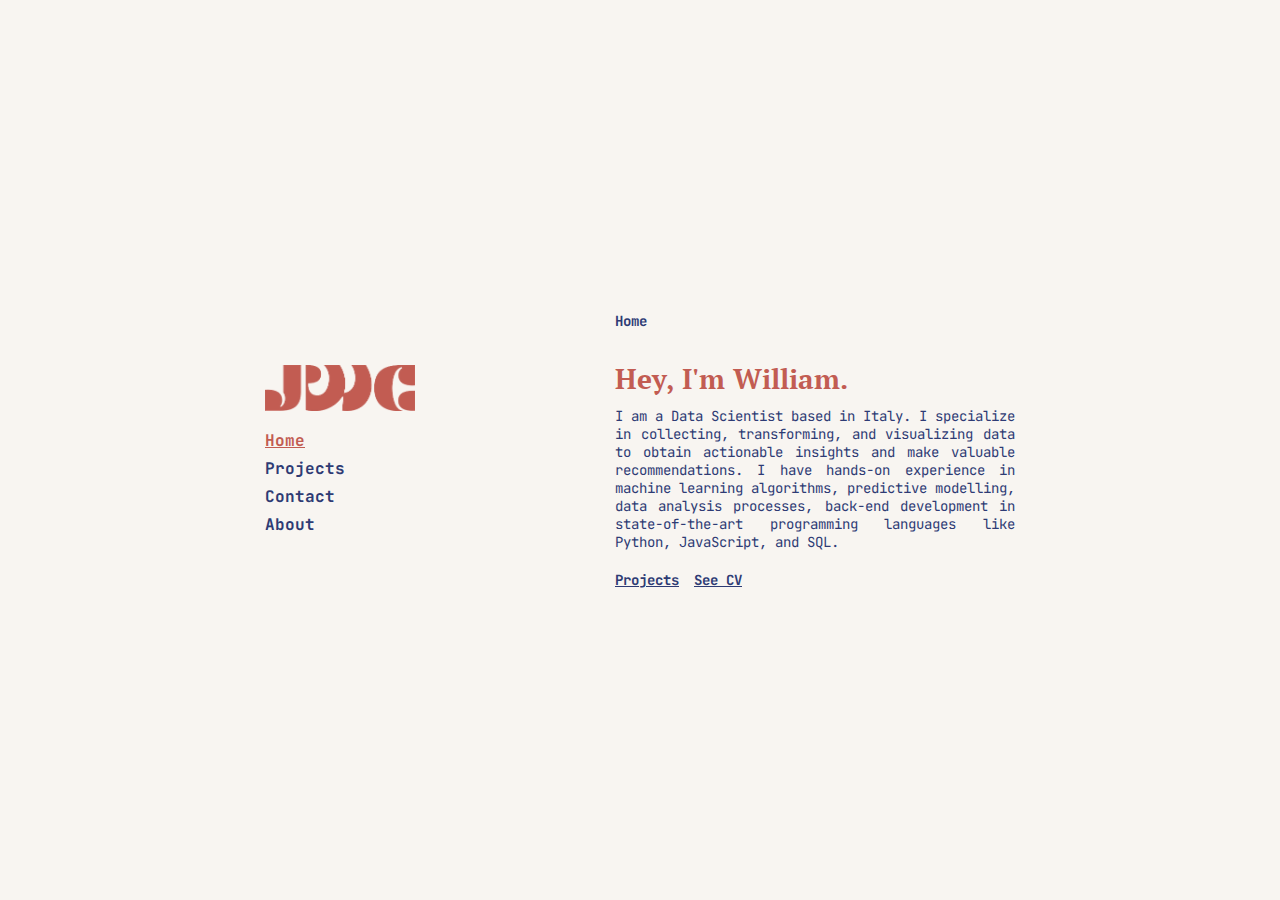
<file: index.html>
<!DOCTYPE html>
<html>
    <head>
        <title>William Chen's Portfolio - Home</title>
        <link rel="stylesheet" href="style.css">
        <meta charset="utf-8">
        <meta name="viewport" content="width=device-width, initial-scale=1" />
    </head>
    <body>
        <script src="index.js"></script>
        <div class="main-container">
            <div class="header">
                <div class="logo"><img src="./assets/JWC.png" alt="JWC" width="150" id="jwc"></div>
                <div id="navbar">
                    <ul id="navlinks">
                        <li><a href="./" class="active">Home</a></li>
                        <li><a href="./projects/">Projects</a></li>
                        <li><a href="./contact/">Contact</a></li>
                        <li><a href="./about/">About</a></li>
                    </ul>
                </div>
            </div>
            <div class="content-body">
                <div class="page-title">
                    <p><b>Home</b></p>
                </div>
                <div class="body-text">
                    <h1>Hey, I'm William.</h1>
                    <p>I am a Data Scientist based in Italy. I specialize in collecting, transforming, and visualizing data to obtain actionable insights and make valuable recommendations. I have hands-on experience in machine learning algorithms, predictive modelling, data analysis processes, back-end development in state-of-the-art programming languages like Python, JavaScript, and SQL.</p>
                </div>
                <div class="buttons">
                    <a href="./projects/">Projects</a>
                    <a href="./assets/JunWilliamChen_CV.pdf" download="JunWilliamChen_CV.pdf">See CV</a>
                </div>
            </div>
        </div>
    </body>
</html>
</file>
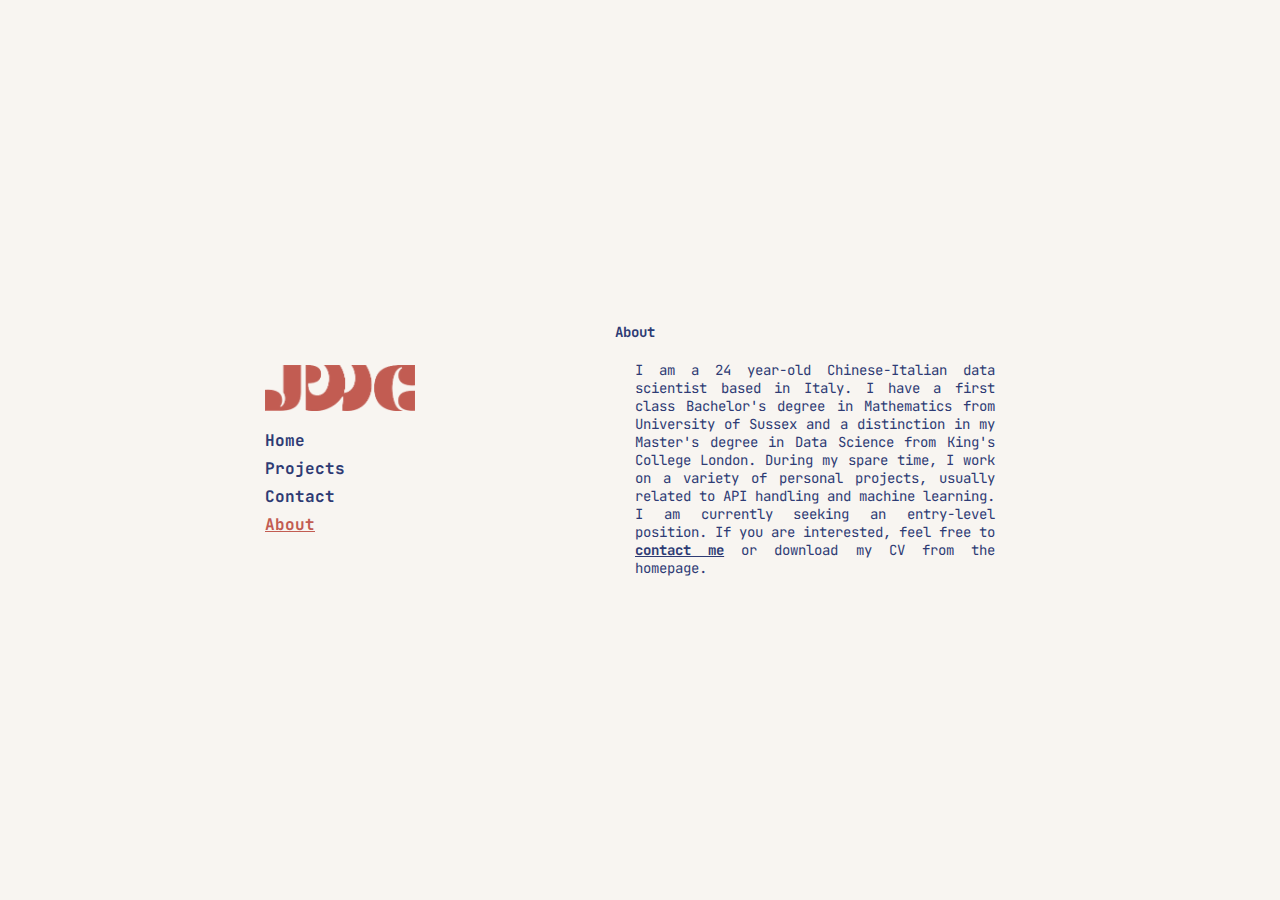
<file: about/index.html>
<!DOCTYPE html>
<html>
    <head>
        <title>William Chen's Portfolio - About</title>
        <meta charset="utf-8">
        <meta name="viewport" content="width=device-width, initial-scale=1" />
        <link rel="stylesheet" href="../style.css">
        <link rel="stylesheet" href="https://fonts.googleapis.com/css2?family=Material+Symbols+Outlined:opsz,wght,FILL,GRAD@20..48,100..700,0..1,-50..200&icon_names=tag" />
    </head>
    <body>
        <script src="../index.js"></script>
        <div class="main-container">
            <div class="header">
                <div class="logo"><img src="../assets/JWC.png" alt="JWC" width="150" id="jwc"></div>
                <div id="navbar">
                    <ul id="navlinks">
                        <li><a href="../">Home</a></li>
                        <li><a href="../projects/">Projects</a></li>
                        <li><a href="../contact/">Contact</a></li>
                        <li><a href="./" class="active">About</a></li>
                    </ul>
                </div>
            </div>
            <div class="content-body">
                <div class="page-title">
                    <p><b>About</b></p>
                </div>
                <div class="scrollable-container">
                    <p>
                        I am a 24 year-old Chinese-Italian data scientist based in Italy. I have a first class Bachelor's degree in Mathematics from University of Sussex and a distinction in my Master's degree in Data Science from King's College London. During my spare time, I work on a variety of personal projects, usually related to API handling and machine learning. I am currently seeking an entry-level position. If you are interested, feel free to <a href="../contact/index.html">contact me</a> or download my CV from the homepage.
                    </p>
                </div>
            </div>
        </div>
    </body>
</html>
</file>
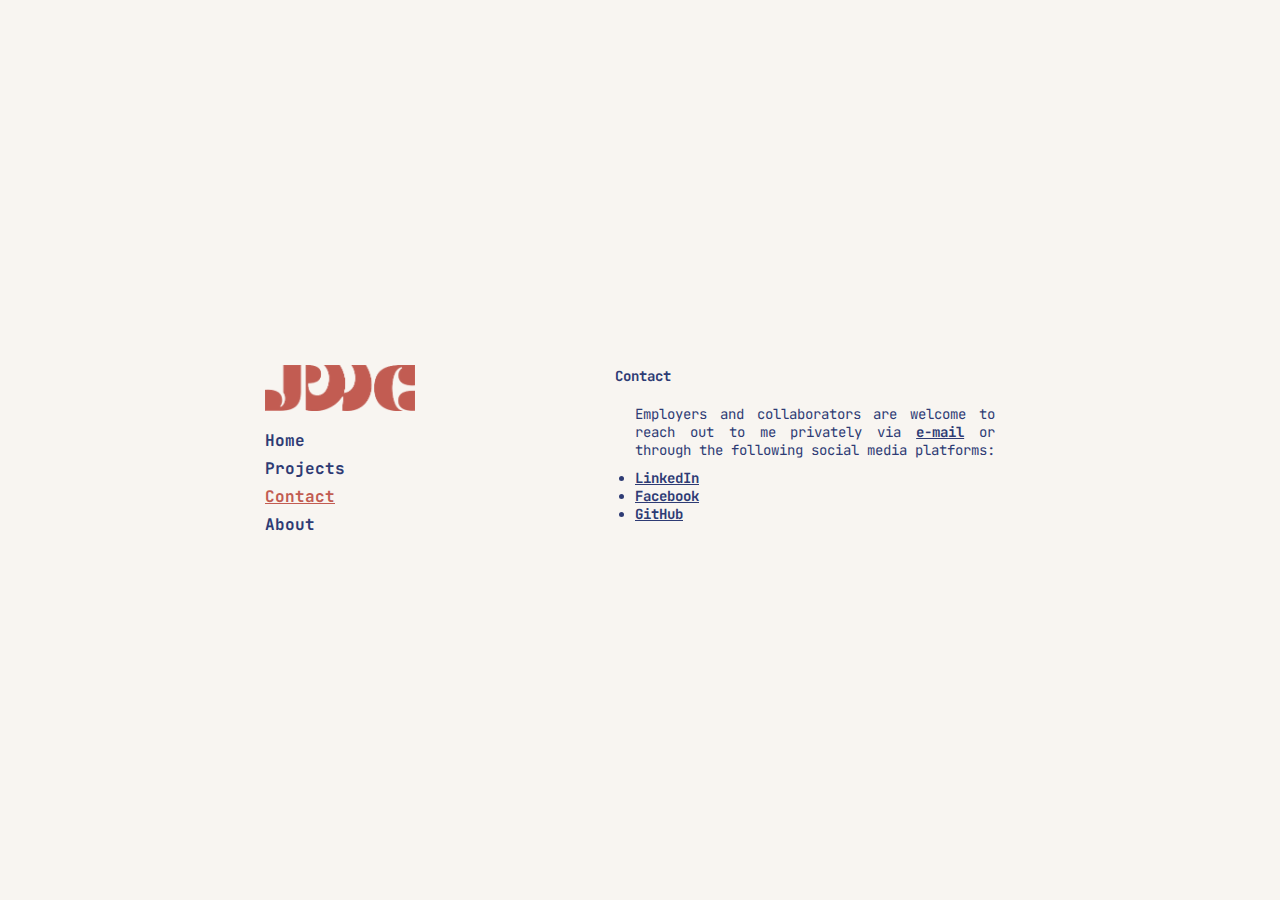
<file: contact/index.html>
<!DOCTYPE html>
<html>
    <head>
        <title>William Chen's Portfolio - Contact</title>
        <meta charset="utf-8">
        <meta name="viewport" content="width=device-width, initial-scale=1" />
        <link rel="stylesheet" href="../style.css">
        <link rel="stylesheet" href="https://fonts.googleapis.com/css2?family=Material+Symbols+Outlined:opsz,wght,FILL,GRAD@20..48,100..700,0..1,-50..200&icon_names=tag" />
    </head>
    <body>
        <script src="../index.js"></script>
        <div class="main-container">
            <div class="header">
                <div class="logo"><img src="../assets/JWC.png" alt="JWC" width="150" id="jwc"></div>
                <div id="navbar">
                    <ul id="navlinks">
                        <li><a href="../">Home</a></li>
                        <li><a href="../projects/">Projects</a></li>
                        <li><a href="./" class="active">Contact</a></li>
                        <li><a href="../about/">About</a></li>
                    </ul>
                </div>
            </div>
            <div class="content-body">
                <div class="page-title">
                    <p><b>Contact</b></p>
                </div>
                <div class="scrollable-container">
                    <p>Employers and collaborators are welcome to reach out to me privately via <a href="mailto:williamchenjun@hotmail.com">e-mail</a> or through the following social media platforms:</p>
                    <ul>
                        <li><a href="https://www.linkedin.com/in/junwilliamchen/" target="_blank">LinkedIn</a></li>
                        <li><a href="https://www.facebook.com/phantomality" target="_blank">Facebook</a></li>
                        <li><a href="https://github.com/williamchenjun" target="_blank">GitHub</a></li>
                    </ul>
                </div>
            </div>
        </div>
    </body>
</html>
</file>
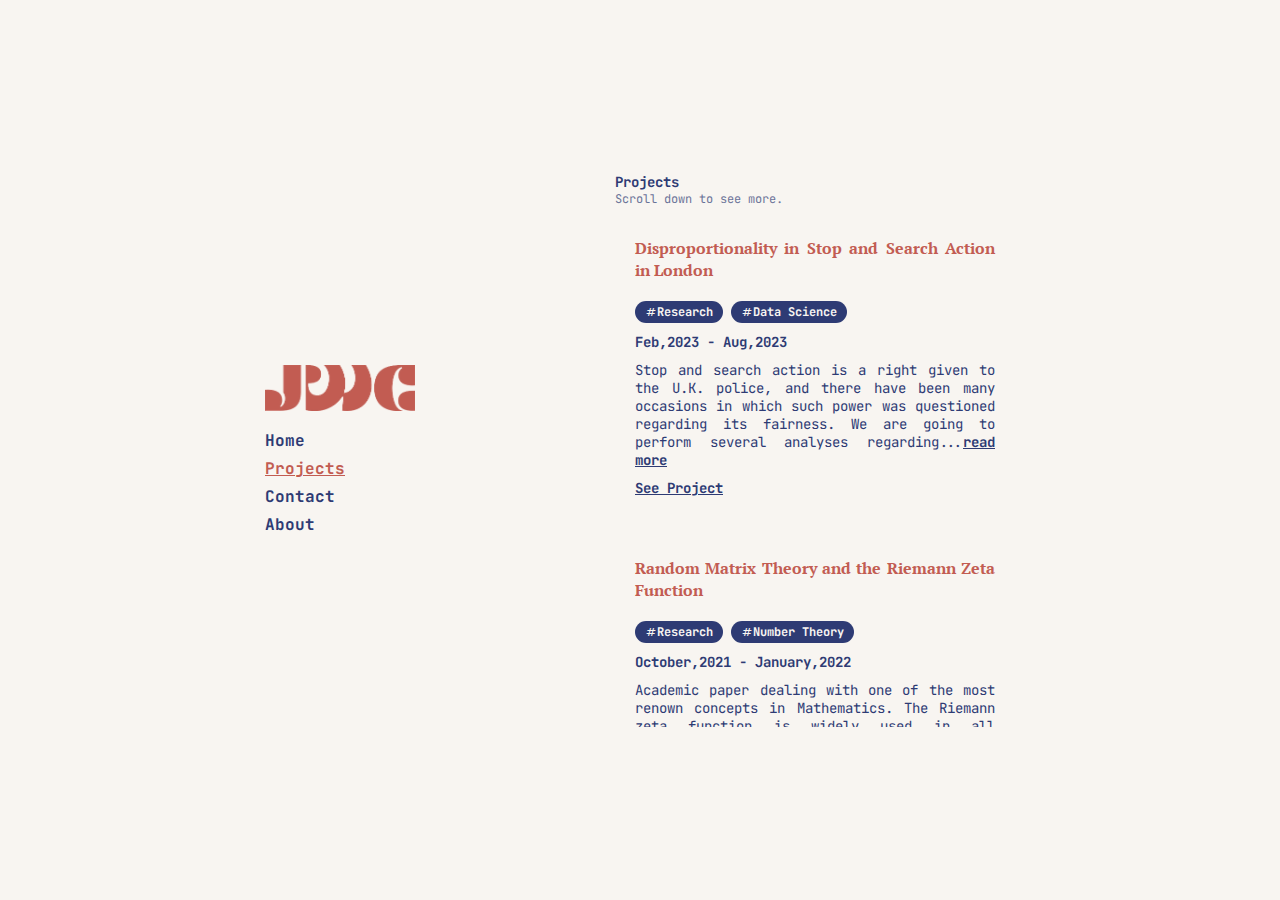
<file: projects/index.html>
<!DOCTYPE html>
<html>
    <head>
        <title>William Chen's Portfolio - Projects</title>
        <meta charset="utf-8">
        <meta name="viewport" content="width=device-width, initial-scale=1" />
        <link rel="stylesheet" href="../style.css">
        <link rel="stylesheet" href="https://fonts.googleapis.com/css2?family=Material+Symbols+Outlined:opsz,wght,FILL,GRAD@20..48,100..700,0..1,-50..200&icon_names=tag" />
    </head>
    <body>
        <script src="../index.js"></script>
        <div class="main-container">
            <div class="header">
                <div class="logo"><img src="../assets/JWC.png" alt="JWC" width="150" id="jwc"></div>
                <div id="navbar">
                    <ul id="navlinks">
                        <li><a href="../">Home</a></li>
                        <li><a href="./" class="active">Projects</a></li>
                        <li><a href="../contact/">Contact</a></li>
                        <li><a href="../about/">About</a></li>
                    </ul>
                </div>
            </div>
            <div class="content-body">
                <div class="page-title">
                    <p><b>Projects</b></p>
                    <p class="subtitle">Scroll down to see more.</p>
                </div>
                <div class="project-list scrollable-container">
                    <div class="project">
                        <div class="project-title">
                            <h3>Disproportionality in Stop and Search Action in London</h3>
                        </div>
                        <div class="tag">
                            <div class="pill">
                                <span class="icon">
                                    <span class="material-symbols-outlined">
                                        tag
                                    </span>
                                </span>
                                <span class="tag-name">
                                    Research
                                </span>
                            </div>
                            <div class="pill">
                                <span class="icon">
                                    <span class="material-symbols-outlined">
                                        tag
                                    </span>
                                </span>
                                <span class="tag-name">
                                    Data Science
                                </span>
                            </div>
                        </div>
                        <div class="project-date">
                            <b>Feb,2023 - Aug,2023</b>
                        </div>
                        <div class="project-description">
                            <script>redirect("Stop and search action is a right given to the U.K. police, and there have been many occasions in which such power was questioned regarding its fairness. We are going to perform several analyses regarding stop and search cases from 2015 to 2023, along with demographics analysis using the ONS census data. We are interested in finding out whether BAME people are disproportionately affected by stop and search compared to White people, and whether disproportionality is a predictable phenomenon.", "./stop-and-search/", 35);</script>
                        </div>
                        <div class="project-buttons">
                            <a href="./stop-and-search/">See Project</a>
                        </div>
                    </div>

                    <div class="project">
                        <div class="project-title">
                            <h3>Random Matrix Theory and the Riemann Zeta Function</h3>
                        </div>
                        <div class="tag">
                            <div class="pill">
                                <span class="icon">
                                    <span class="material-symbols-outlined">
                                        tag
                                    </span>
                                </span>
                                <span class="tag-name">
                                    Research
                                </span>
                            </div>
                            <div class="pill">
                                <span class="icon">
                                    <span class="material-symbols-outlined">
                                        tag
                                    </span>
                                </span>
                                <span class="tag-name">
                                    Number Theory
                                </span>
                            </div>
                        </div>
                        <div class="project-date">
                            <b>October,2021 - January,2022</b>
                        </div>
                        <div class="project-description">
                            <script>redirect("Academic paper dealing with one of the most renown concepts in Mathematics. The Riemann zeta function is widely used in all scientific fields, however, one baffling problem is yet to be solved. In 1859, Bernhard Riemann would propose a hypothesis that would remain unsolved and frustrate mathematicians. The importance of the Riemann hypothesis is given by its connection to the nature of prime numbers and their distribution.", "./random-matrices/", 35);</script>
                        </div>
                        <div class="project-buttons">
                            <a href="./random-matrices/">See Project</a>
                        </div>
                    </div>

                    <div class="project">
                        <div class="project-title">
                            <h3>2016 Presidential Elections Statistics</h3>
                        </div>
                        <div class="tag">
                            <div class="pill">
                                <span class="icon">
                                    <span class="material-symbols-outlined">
                                        tag
                                    </span>
                                </span>
                                <span class="tag-name">
                                    Research
                                </span>
                            </div>
                            <div class="pill">
                                <span class="icon">
                                    <span class="material-symbols-outlined">
                                        tag
                                    </span>
                                </span>
                                <span class="tag-name">
                                    Statistics
                                </span>
                            </div>
                        </div>
                        <div class="project-date">
                            <b>February,2021 - May,2021</b>
                        </div>
                        <div class="project-description">
                            <script>redirect("This is a group project about the 2016 presidential elections. The paper deals with the statistical analysis of the presidential elections and how the pre-election polls reflected the final results. The 2016 election polls are often recalled for how surprising the results were despite the polls majority. In this paper we offer a mathematical and statistical approach to random sampling and polling, and how we could explain the results observed in the 2016 elections.", "./election-statistics/", 35);</script>
                        </div>
                        <div class="project-buttons">
                            <a href="./election-statistics/">See Project</a>
                        </div>
                    </div>

                    <div class="project">
                        <h2>Other Projects</h2>
                        <div class="tag">
                            <div class="pill">
                                <span class="icon">
                                    <span class="material-symbols-outlined">
                                        tag
                                    </span>
                                </span>
                                <span class="tag-name">
                                    Miscellaneous
                                </span>
                            </div>
                        </div>
                        <ul>
                            <li><a href="https://github.com/williamchenjun/MNIST-Handwritten-Digits-CNN" target="_blank">MNIST handwritten digits recognition (CNN)</a></li>
                            <li><a href="https://github.com/williamchenjun/MySQLHelper" target="_blank">MySQL Python framework</a></li>
                            <li><a href="https://github.com/williamchenjun/telegram-bot-node" target="_blank">Telegram bot API nodeJS module</a></li>
                            <li><a href="https://github.com/williamchenjun/PacmanMDP" target="_blank">PacMan MDP reinforcement learning</a></li>
                            <li><a href="https://github.com/williamchenjun/PythonAnimation" target="_blank">Matplotlib graph animation framework</a></li>
                        </ul>
                    </div>
                </div>
            </div>
        </div>
    </body>
</html>
</file>
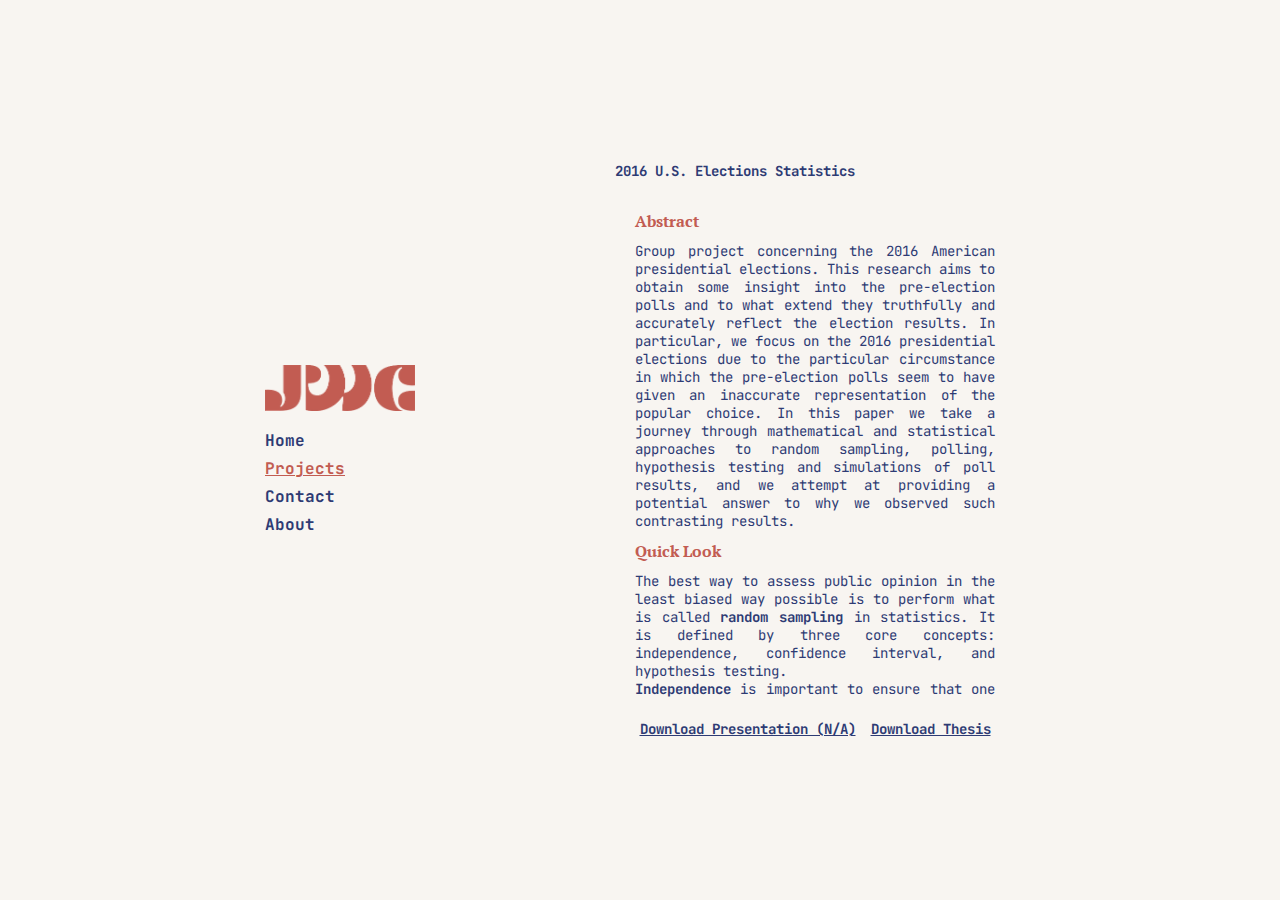
<file: projects/election-statistics/index.html>
<!DOCTYPE html>
<html>
    <head>
        <title>William Chen's Portfolio - Project: 2016 U.S. Elections Statistics</title>
        <meta charset="utf-8">
        <meta name="viewport" content="width=device-width, initial-scale=1" />
        <link rel="stylesheet" href="../../style.css">
        <link rel="stylesheet" href="https://fonts.googleapis.com/css2?family=Material+Symbols+Outlined:opsz,wght,FILL,GRAD@20..48,100..700,0..1,-50..200&icon_names=tag" />
        <link rel="stylesheet" href="https://fonts.googleapis.com/css2?family=Material+Symbols+Outlined:opsz,wght,FILL,GRAD@20..48,100..700,0..1,-50..200&icon_names=close" />
    </head>
    <body>
        <script src="../../index.js"></script>
        <div class="main-container">
            <div class="header">
                <div class="logo"><img src="../../assets/JWC.png" alt="JWC" width="150" id="jwc"></div>
                <div id="navbar">
                    <ul id="navlinks">
                        <li><a href="../../">Home</a></li>
                        <li><a href="../" class="active">Projects</a></li>
                        <li><a href="../../contact/">Contact</a></li>
                        <li><a href="../../about/">About</a></li>
                    </ul>
                </div>
            </div>
            <div class="content-body">
                <div class="page-title">
                    <p><b>2016 U.S. Elections Statistics</b></p>
                </div>
                <div class="scrollable-container">
                    <h3>Abstract</h3>
                    <p>
                        Group project concerning the 2016 American presidential elections. This research aims to obtain some insight into the pre-election polls and to what extend they truthfully and accurately reflect the election results. In particular, we focus on the 2016 presidential elections due to the particular circumstance in which the pre-election polls seem to have given an inaccurate representation of the popular choice. In this paper we take a journey through mathematical and statistical approaches to random sampling, polling, hypothesis testing and simulations of poll results, and we attempt at providing a potential answer to why we observed such contrasting results.
                    </p>
                    <h3>Quick Look</h3>
                    <p>
                        The best way to assess public opinion in the least biased way possible is to perform what is called <b>random sampling</b> in statistics. It is defined by three core concepts: independence, confidence interval, and hypothesis testing. 
                    </p>
                    <p><b>Independence</b> is important to ensure that one person's opinions will not influence another's.</p>
                    <p><b>Confidence intervals</b> are numerical estimates of distribution parameters, such as the mean or the variance. They represent the probability that an interval (with a certain margin of error) contains the true parameter estimate if the sampling process is repeated a lot of times.</p>
                    <p><b>Hypothesis testing</b> helps us determine whether the given evidence is statistically significant enough.</p>
                    <p>In this project we consider the ideal scenario where a person's opinion can be described by a Bernoulli variable X<sub>i</sub>&#65374;Bernoulli(0.5). Then, we can estimate an ideal sample size with significance &alpha; = 0.05 and a margin of error &epsi; = &pm;3%:</p>
                    <div class="formula">
                        n = z<script>indexFrac({A: 2, C: "&alpha;", D: 2});</script>&CenterDot;<script>frac("&sigma;<sup>2</sup>", "&epsilon;<sup>2</sup>");</script> = 1.96<script>indexFrac({A: 2});</script>&CenterDot;<script>frac("0.5<sup>2</sup>", "0.03<sup>2</sup>");</script> &approx; 1067.
                    </div>
                    <p>In fact we have varying sample sizes depending on the desired confidence interval size:</p>
                    <table align="center">
                        <thead>
                            <tr>
                                <th colspan="6">Sample Sizes with p = 0.5</th>
                            </tr>
                            <tr>
                                <th><script>cellDivider("CL", "Margin");</script></th>
                                <th>&pm;1%</th>
                                <th>&pm;2%</th>
                                <th>&pm;3%</th>
                                <th>&pm;4%</th>
                                <th>&pm;5%</th>
                            </tr>
                        </thead>
                        <tbody>
                            <tr>
                                <td><b>80%</b></td>
                                <td>4105</td>
                                <td>1026</td>
                                <td>456</td>
                                <td>256</td>
                                <td>164</td>
                            </tr>
                            <tr>
                                <td><b>90%</b></td>
                                <td>6763</td>
                                <td>1690</td>
                                <td>751</td>
                                <td>422</td>
                                <td>270</td>
                            </tr>
                            <tr>
                                <td><b>95%</b></td>
                                <td>9603</td>
                                <td>2400</td>
                                <td class="fg-red">1067</td>
                                <td>600</td>
                                <td>384</td>
                            </tr>
                            <tr>
                                <td><b>97%</b></td>
                                <td>11773</td>
                                <td>2943</td>
                                <td>1308</td>
                                <td>735</td>
                                <td>470</td>
                            </tr>
                            <tr>
                                <td><b>98%</b></td>
                                <td>13529</td>
                                <td>3382</td>
                                <td>1503</td>
                                <td>845</td>
                                <td>541</td>
                            </tr>
                            <tr>
                                <td><b>99%</b></td>
                                <td>16587</td>
                                <td>4146</td>
                                <td>1843</td>
                                <td>1036</td>
                                <td>663</td>
                            </tr>
                        </tbody>
                    </table>
                    <p>
                        As the sample size increases, we notice that the distribution of the sample means (pg. 9) tends to a Gaussian distribution and the variance tends to 0.
                    </p>
                    <div class="plot">
                        <img src="../../assets/variance.jpg" alt="">
                    </div>
                    <p>
                        This behaviour is described by the central limit theorem and it's the expected result given that the confidence interval is defined as
                    </p>
                    <div class="formula">
                        <script>topBar("X");</script><script>indexFrac({C: "n"});</script> &pm; z<script>indexFrac({C: "&alpha;", D: 2});</script>&CenterDot;<script>frac("&sigma;", "&radic;n");</script>
                    </div>
                    <p>
                        so as the sample size increases (n &RightArrow; +&infin;) the margin of error decreases, which in turn implies that eventually the true mean will coincide with the estimate. 
                    </p>
                    <p>
                        The project further delves into error analysis (type I and II errors), the power of the hypothesis, and a brief discussion on forecasting.
                    </p>
                </div>
                <div class="buttons center">
                    <a href="./">Download Presentation (N/A)</a>
                    <a href="https://drive.google.com/uc?export=download&id=1EOYR5kfsd1c7lAqTe5By81bdzRaldiF6">Download Thesis</a>
                </div>
            </div>
        </div>
    </body>
</html>
</file>
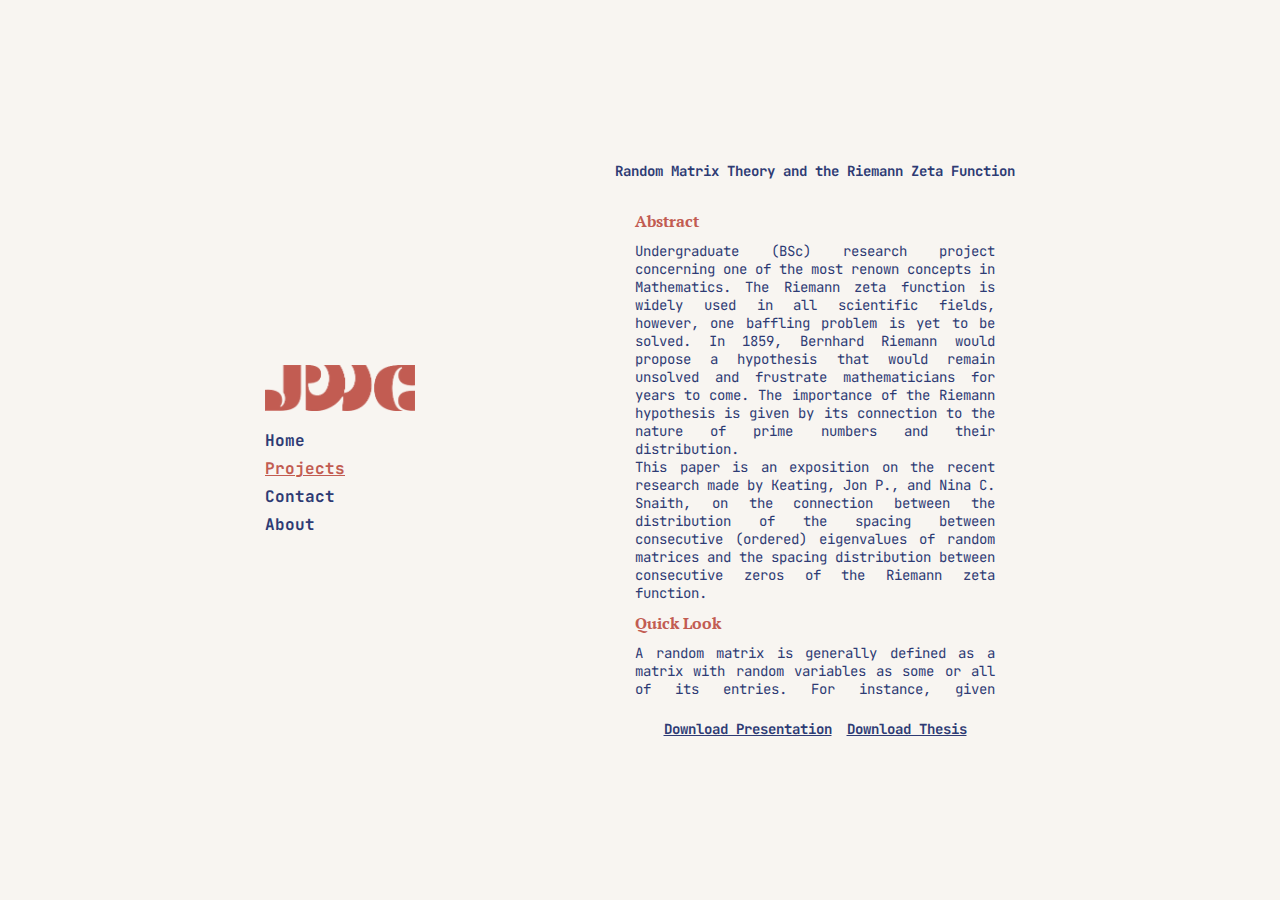
<file: projects/random-matrices/index.html>
<!DOCTYPE html>
<html>
    <head>
        <title>William Chen's Portfolio - Project: Random Matrix Theory and the Riemann Zeta Function</title>
        <meta charset="utf-8">
        <meta name="viewport" content="width=device-width, initial-scale=1" />
        <link rel="stylesheet" href="../../style.css">
        <link rel="stylesheet" href="https://fonts.googleapis.com/css2?family=Material+Symbols+Outlined:opsz,wght,FILL,GRAD@20..48,100..700,0..1,-50..200&icon_names=tag" />
        <link rel="stylesheet" href="https://fonts.googleapis.com/css2?family=Material+Symbols+Outlined:opsz,wght,FILL,GRAD@20..48,100..700,0..1,-50..200&icon_names=close" />
    </head>
    <body>
        <script src="../../index.js"></script>
        <div class="main-container">
            <div class="header">
                <div class="logo"><img src="../../assets/JWC.png" alt="JWC" width="150" id="jwc"></div>
                <div id="navbar">
                    <ul id="navlinks">
                        <li><a href="../../">Home</a></li>
                        <li><a href="../" class="active">Projects</a></li>
                        <li><a href="../../contact/">Contact</a></li>
                        <li><a href="../../about/">About</a></li>
                    </ul>
                </div>
            </div>
            <div class="content-body">
                <div class="page-title">
                    <p><b>Random Matrix Theory and the Riemann Zeta Function</b></p>
                </div>
                <div class="scrollable-container">
                    <h3>Abstract</h3>
                    <p>
                        Undergraduate (BSc) research project concerning one of the most renown concepts in Mathematics. The Riemann zeta function is widely used in all scientific fields, however, one baffling problem is yet to be solved. In 1859, Bernhard Riemann would propose a hypothesis that would remain unsolved and frustrate mathematicians for years to come. The importance of the Riemann hypothesis is given by its connection to the nature of prime numbers and their distribution. <br>This paper is an exposition on the recent research made by Keating, Jon P., and Nina C. Snaith, on the connection between the distribution of the spacing between consecutive (ordered) eigenvalues of random matrices and the spacing distribution between consecutive zeros of the Riemann zeta function.
                    </p>
                    <h3>Quick Look</h3>
                    <p>A random matrix is generally defined as a matrix with random variables as some or all of its entries. For instance, given x<sub>1</sub>,x<sub>2</sub>,...,x<sub>6</sub>&#65374;&Dscr;(&mu;, &sigma;<sup>2</sup>), where &mu; and &sigma;<sup>2</sup> are respectively the mean and variance of a probability distribution &Dscr;, X is a random matrix<br>
                        <script>
                            createMatrix(
                                [
                                    ["x<sub>1</sub>", "x<sub>2</sub>", "x<sub>3</sub>"], 
                                    ["x<sub>4</sub>", "x<sub>5</sub>", "x<sub>6</sub>"],
                                    
                                ], null, "X"
                            )
                        </script>
                    </p>
                    <p>Random matrices have various applications in nuclear physics, quantum chaos theory, number theory, etc..</p>
                    <p>One of its applications in nuclear physics was postulated by <a href="https://en.wikipedia.org/wiki/Eugene_Wigner" target="_blank">Eugene Wigner</a>, where he surmised that the behaviour of energy levels in a simple sequence is identical to that of the eigenvalues of a random matrix. From that, we get the <a href="https://en.wikipedia.org/wiki/Wigner_surmise" target="_blank">Wigner surmise</a> (pg. 20), which generalises the probability density function for the spacing of the eigenvalues of a Hermitian (pg. 11) random matrix.</p>
                    <div class="plot">
                        <img src="../../assets/wigner.jpg" alt="wigner's surmise">
                    </div>
                    <p>
                    Hence, this sets the foundation for this thesis in regards to the conjecture formulated by Keating, Jon P., and Nina C. Snaith (pg. 24), where we can find a connection between the characteristic equation of a random matrix from the circular unitary ensemble (CUE) and its k-th moment.
                    </p>
                    <div class="plot">
                        <img src="../../assets/cue.jpg" alt="circular unitary ensemble">
                    </div>
                    <p>More specifically, we observe that the logarithm of the characteristic equation of a random matrix from the CUE approaches a Gaussian distribution and assumes the analytic properties of the Riemann zeta function.</p>
                    <h3>Errata</h3>
                    <p>Take caution in reading pages 22 and 23. The explanation and visualization are not correct. Read <a href="https://en.wikipedia.org/wiki/Circular_ensemble" target="_blank">this</a> for the correct definition.</p>
                </div>
                <div class="buttons center">
                    <a href="https://drive.google.com/uc?export=download&id=1sZKhpc3OgvI0kjPc_Oie_ltUI5LPwe-1" target="_blank">Download Presentation</a>
                    <a href="https://drive.google.com/uc?export=download&id=1aLcKnWvpp6rLOE6Qm7z4suk84IRiNNfk" target="_blank">Download Thesis</a>
                </div>
            </div>
        </div>
    </body>
</html>
</file>
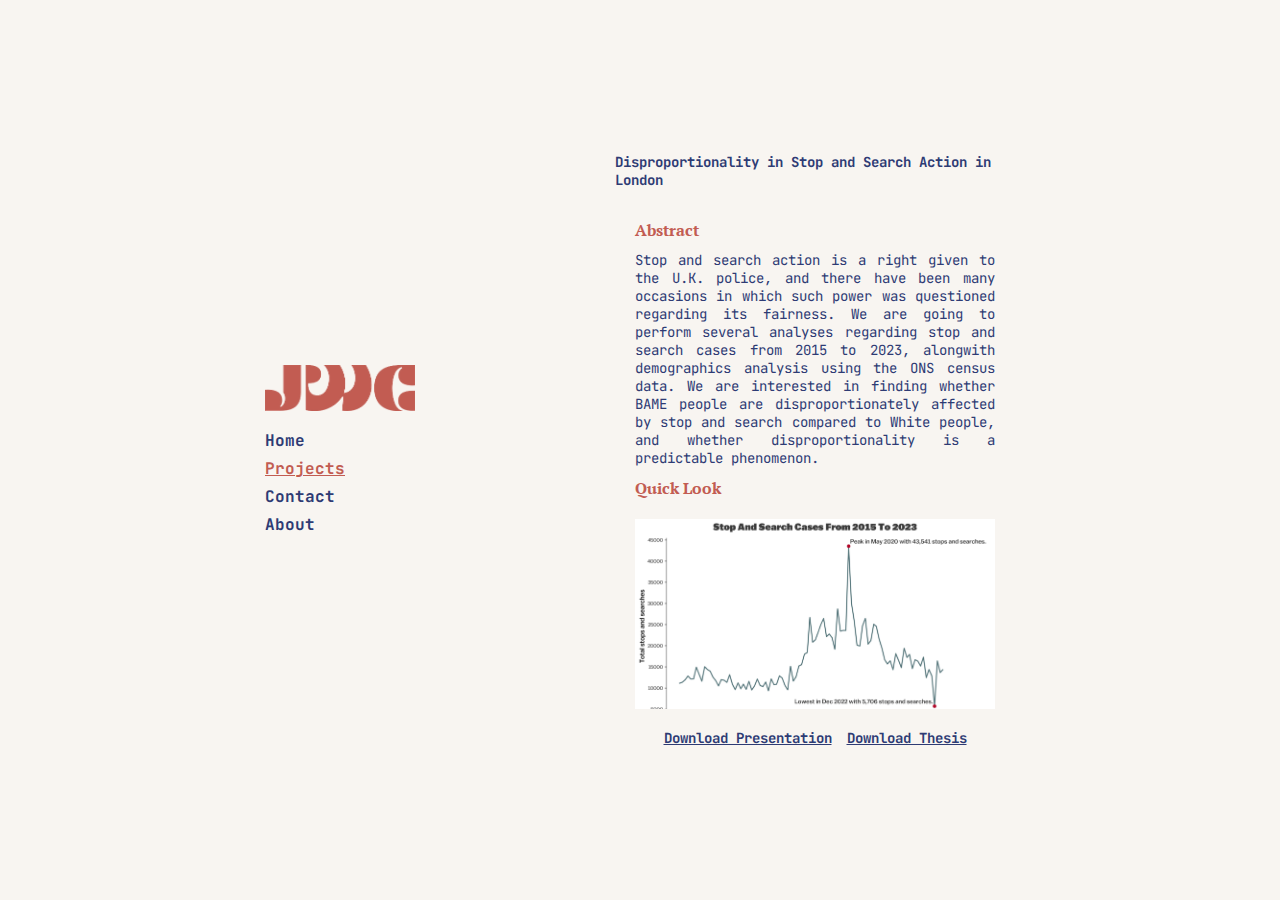
<file: projects/stop-and-search/index.html>
<!DOCTYPE html>
<html>
    <head>
        <title>William Chen's Portfolio - Project: Disproportionality in Stop and Search Action in London</title>
        <meta charset="utf-8">
        <meta name="viewport" content="width=device-width, initial-scale=1" />
        <link rel="stylesheet" href="../../style.css">
        <link rel="stylesheet" href="https://fonts.googleapis.com/css2?family=Material+Symbols+Outlined:opsz,wght,FILL,GRAD@20..48,100..700,0..1,-50..200&icon_names=tag" />
        <link rel="stylesheet" href="https://fonts.googleapis.com/css2?family=Material+Symbols+Outlined:opsz,wght,FILL,GRAD@20..48,100..700,0..1,-50..200&icon_names=close" />
    </head>
    <body>
        <div class="main-container">
            <div class="header">
                <div class="logo"><img src="../../assets/JWC.png" alt="JWC" width="150" id="jwc"></div>
                <div id="navbar">
                    <ul id="navlinks">
                        <li><a href="../../">Home</a></li>
                        <li><a href="../" class="active">Projects</a></li>
                        <li><a href="../../contact/">Contact</a></li>
                        <li><a href="../../about/">About</a></li>
                    </ul>
                </div>
            </div>
            <div class="content-body">
                <div class="page-title">
                    <p><b>Disproportionality in Stop and Search Action in London</b></p>
                </div>
                <div class="scrollable-container">
                    <h3>Abstract</h3>
                    <p>
                        Stop and search action is a right given to the U.K. police, and there have been many occasions in
                        which such power was questioned regarding its fairness. We are going to perform several analyses
                        regarding stop and search cases from 2015 to 2023, alongwith demographics analysis using the ONS
                        census data. We are interested in finding whether BAME people are disproportionately affected by
                        stop and search compared to White people, and whether disproportionality is a predictable phenomenon.
                    </p>
                    <h3>Quick Look</h3>
                    <div class="plot">
                        <img src="../../assets/ss-cases.jpg" alt="Stop and search cases.">
                    </div>
                    <p>
                        We define <b>disproportionality</b> in the following way:
                        <blockquote>
                            Disproportionality is present whenever a group of a population is over or under-represented
                            compared to the general population in a specific context, due to factors such as gender, religion,
                            ethnic and racial background, socio-economic status, sexual orientation, or disabilities.
                        </blockquote>
                    </p>
                    <p>
                        Through the data analysis performed using the ONS census data and the U.K. police data concerning stop and search cases, we have inferred the profile of the average victim of stop and search (remark pg. 43):
                    </p>
                    <table align="center">
                        <thead>
                            <tr>
                                <th></th>
                                <th>&lt;10</th>
                                <th>10-17</th>
                                <th>18-24</th>
                                <th>25-34</th>
                                <th>&gt;34</th>
                            </tr>
                        </thead>
                        <tbody>
                            <tr>
                                <td><b>Asian</b></td>
                                <td>1.02</td>
                                <td>0.84</td>
                                <td>1.61</td>
                                <td>1.06</td>
                                <td>0.57</td>
                            </tr>
                            <tr>
                                <td><b>Black</b></td>
                                <td>3.48</td>
                                <td class="fg-red">4.13</td>
                                <td class="fg-red">4.09</td>
                                <td>2.62</td>
                                <td>1.94</td>
                            </tr><tr>
                                <td><b>Mixed</b></td>
                                <td>1.19</td>
                                <td>1.52</td>
                                <td>1.37</td>
                                <td>0.88</td>
                                <td>0.49</td>
                            </tr><tr>
                                <td><b>Other</b></td>
                                <td class="fg-red">5.56</td>
                                <td class="fg-red">4.57</td>
                                <td class="fg-red">4.93</td>
                                <td class="fg-red">3.93</td>
                                <td>3.15</td>
                            </tr>
                        </tbody>
                    </table>
                    <p>
                        We notice concerning numbers which seem to appear the highest most often among <b>Black youth</b> and younger people from other ethnicities (remark pg. 47). This means that Black people between the age of 10 and 24 are more likely than White people to be the target of stop and searches. If we further study the data and analyse the number of stop and searches by gender and ethnicity, we observe the following:
                    </p>
                    <table align="center">
                        <thead>
                            <tr>
                                <th></th>
                                <th>Female</th>
                                <th>Male</th>
                                <th>Other</th>
                            </tr>
                        </thead>
                        <tbody>
                            <tr>
                                <td>Asian</td>
                                <td>0.32</td>
                                <td>1.18</td>
                                <td>1.2</td>
                            </tr>
                            <tr>
                                <td>Black</td>
                                <td>1.36</td>
                                <td class="fg-red">3.51</td>
                                <td>2.8</td>
                            </tr>
                            <tr>
                                <td>Mixed</td>
                                <td>0.82</td>
                                <td>1.09</td>
                                <td>1.4</td>
                            </tr>
                            <tr>
                                <td>Other</td>
                                <td class="fg-red">2.98</td>
                                <td class="fg-red">5.34</td>
                                <td class="fg-red">12.2</td>
                            </tr>
                        </tbody>
                    </table>
                    <p>
                        Hence, the general target of stop and searches seems to align with previous research results (pg. 13). That is, <b>Black young men</b> and people of other ethnicities seem to be the primary victims of stop and search action in London.
                    </p>
                    <div class="plot">
                        <img src="../../assets/support.jpg" alt="">
                    </div>
                    <p>
                        The research paper further delves into analyses to find correlation between stop and search data and the demographics of each London borough. To conclude, various tests are performed to find the best predictive model for disproportionality rates. 
                    </p>
                </div>
                <div class="buttons center">
                    <a href="https://drive.google.com/uc?export=download&id=1CQCvKYTh-64qLpGvVIvav8nrgZC-8_yA" target="_blank">Download Presentation</a>
                    <a href="https://drive.google.com/uc?export=download&id=1Wu6VLZKo4GJ_BinNh35qsfgr6MRUxNnX" target="_blank">Download Thesis</a>
                </div>
            </div>
        </div>
        <script src="../../index.js"></script>
    </body>
</html>
</file>
<file: style.css>
@import url('https://fonts.googleapis.com/css2?family=Calistoga&family=JetBrains+Mono:ital,wght@0,100..800;1,100..800&family=PT+Serif:ital,wght@0,400;0,700;1,400;1,700&display=swap');

:root {
    --faded-gray: #e8eaff;
    --faded-white: #f8f5f1;
    --faded-black: #393939;
    --black: #000000;
    --faded-brown: #cdb9a2;
    --faded-green: #84b293;
    --faded-orange: #e6ae7b;
    --pale-blue: #5aa5cb;
    --dark-blue: #2e3b74;
    --pale-red: #c25c52;
    --faded-yellow: #fdf6a0;
    --dark-faded-brown: #92795c;
    --aqua: #6eb19f;
    --faded-pink: #f4bfd2;

    --body-font: "JetBrains Mono";
    --header-font: "PT Serif";
    --link-font: "Calistoga";
}

::selection {
    background-color: var(--faded-yellow);
}

::-moz-selection {
    background-color: var(--faded-yellow);
    color: var(--pale-red);
}

h1, h2, h3 {
    font-family: var(--header-font);
    color: var(--pale-red);
    margin-top: 10px;
    margin-bottom: 10px;
}

a[href]{
    text-decoration: underline;
    color: var(--dark-blue);
    font-weight: bold;
    transition: color .2s ease-out;
}

a[href]:hover {
    color: var(--pale-red);
}

blockquote {
    margin-top: 10px;
    margin-bottom: 10px;
    padding: 10px;
    border-left: 3px solid var(--faded-green);
    color: var(--faded-black);
    font-style: italic;
    cursor: help;
    background-color: rgba(154, 199, 148, 0.288);
}

table {
    margin-top: 10px;
    margin-bottom: 10px;
    cursor: default;
}

table tr:first-child th {
    text-align: center;
}

table td:not(:first-child):hover {
    text-decoration: underline;
}

div.plot {
    margin-top: 10px;
    margin-bottom: 10px;
    border-radius: 5px;
}

div.plot img {
    max-width: 100%;
    max-height: 100%;
    cursor: zoom-in;
}

.bg-red {
    background-color: var(--pale-red);
}

.fg-red {
    color: var(--pale-red);
}

* {
    margin: 0;
    padding: 0;
}

html {
    height: 100%;
}

body {
    background-color: var(--faded-white);
    font-family: var(--body-font);
    font-size: 14px;
    color: var(--dark-blue);
    height: 100%;
    overflow: hidden;
}

div.main-container {
    position: relative;
    max-width: 800px;
    min-height: 500px;
    top: 50%;
    left: 50%;
    transform: translate(-50%, -50%);
    display: inline-flex;
    flex-direction: row;
    padding: 20px;
    column-gap: 200px;
    align-items: center;
    flex-wrap: wrap;
}

div.logo {
    cursor: pointer;
    transition: opacity .2s ease-out;
}

div.logo:hover {
    opacity: .8;
}

div.main-container div.header {
    display: flex;
    flex-direction: column;
    row-gap: 15px;
    max-width: 200px;
    position: sticky;
}

div.main-container  div#navbar ul{
    list-style: none;
    padding: 0;
    display: flex;
    flex-direction: column;
    row-gap: 7px;
}

div.main-container  div#navbar ul a {
    text-decoration: none;
    color: var(--dark-blue);
    transition: color .2s ease-out;
    font-family: var(--body-font);
    font-size: 16px;
}

div.main-container  div#navbar ul a.active {
    color: var(--pale-red);
    text-decoration: underline;
}

div.main-container  div#navbar ul a:hover {
    color: var(--pale-red);
}

div.main-container div.content-body {
    max-width: 400px;
}

div.main-container div.content-body div.body-text {
    text-align: justify;
}

div.content-body {
    display: flex;
    flex-direction: column;
    row-gap: 20px;
}

div.content-body div.page-title > p {
    color: var(--dark-blue);
}

div.content-body div.page-title > p.subtitle {
    font-size: 12px;
    opacity: .7;
}

div.buttons {
    display: inline-flex;
    flex-direction: row;
    column-gap: 15px;
}

div.buttons.center {
    display: inline-flex;
    flex-direction: row;
    justify-content: center;
}

div.scrollable-container {
    display: flex;
    flex-direction: column;
    padding: 0 20px;
    overflow-y: auto;
    text-align: justify;
    max-height: 500px;
}

div.scrollable-container ul {
    margin: 10px 0;
}

div.project-list {
    row-gap: 50px;
}

div.project {
    display: flex;
    flex-direction: column;
    row-gap: 10px;
}

div.project div.project-description {
    text-align: justify;
}

.material-symbols-outlined:not(.close) {
  font-variation-settings:
  'FILL' 0,
  'wght' 400,
  'GRAD' 0,
  'opsz' 24;

  position: relative;
  top: 50%;
  left: 50%;
  transform: translate(-50%, -50%)  scale(.5);
}

.close.material-symbols-outlined {
  font-variation-settings:
  'FILL' 0,
  'wght' 400,
  'GRAD' 0,
  'opsz' 24;

  z-index: 99;
  transition: color .2s ease-out;
  color: var(--faded-gray);
}

.close.material-symbols-outlined:hover {
    color: var(--pale-red);
}

span.icon {
    width: 12px;
    height: 10px;
    overflow: hidden;
}

div.pill {
    display: inline-flex;
    flex-direction: row;
    align-items: center;
    background-color: var(--dark-blue);
    color: var(--faded-white);
    padding: 3px 10px;
    border-radius: 30px;
    font-size: 12px;
    font-weight: bold;
    cursor: default;
}

.matrix {
    cursor: default;
    text-align: center;
    padding-top: 10px;
    padding-bottom: 10px;
}

.matrix > span:not(#matrix-assignment):hover {
    text-decoration: underline;
    cursor: default;
}

.matrix > span#matrix-assignment {
    position: absolute;
    transform: translateY(-50%); 
    top: 50%;
}

div.formula {
    margin: 10px 0;
    display: inline-flex;
    align-items: center;
    justify-content: center;
}

@media only screen and (max-width: 600px) {
    div.main-container {
        display: flex;
        flex-direction: column;
        row-gap: 30px;
    }
    div.main-container  div#navbar ul {
        display: inline-flex;
        flex-direction: row;
        column-gap: 10px;
    }

    div.header {
        display: flex;
        flex-direction: column;
        justify-content: center;
        align-items: center;
    }
}
</file>
